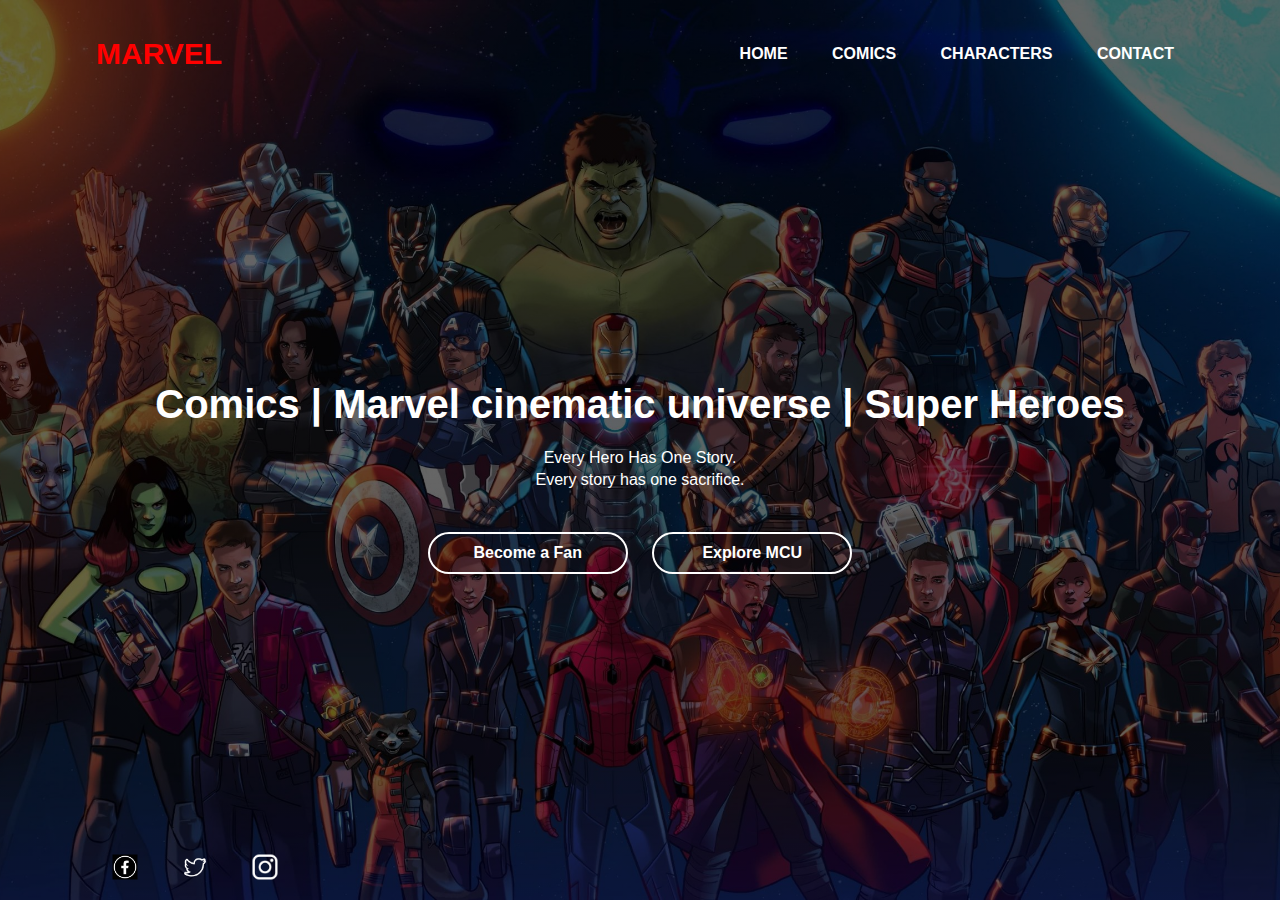
<file: Marvel-blog-website/index.html>
<!DOCTYPE html>
<html lang="en">
<head>
    <meta charset="UTF-8">
    <meta http-equiv="X-UA-Compatible" content="IE=edge">
    <meta name="viewport" content="width=device-width, initial-scale=1.0">
    <title>MARVEL</title>
    <link rel="stylesheet" href="style.css">
    <link rel="shortcut icon" href="marvelfavicon.webp">
</head>

<body>
    <div class="showcase">
        <div class="navbar">
            <a href="#" class="logo">MARVEL</a>
            <ul>
                <li><a href="home.html">Home</a></li>
                <li><a href="https://www.marvel.com/comics">Comics</a></li>
                <li><a href="charectors.html">Characters</a></li> 
                <li><a href="contact.html">Contact</a></li>
            </ul>
        </div>
        <div class="showcase-content">
            <h1>Comics | Marvel cinematic universe | Super Heroes</h1>
            <p> Every Hero Has One Story.<br>Every story has one sacrifice.</p>
            <div>
                <a href="https://www.marvel.com/comics" class="btn" target="_blank">Become a Fan</a>
                <a href="https://www.marvel.com/movies" class="btn" target="_blank">Explore MCU</a>
            </div>
        </div>
<footer>
    <div class="social">
        <ul>
            <li><a href="https://www.facebook.com/Marvel/" target="_blank"><img src="facebook2.jpg"></a></li>
            <li><a href="https://twitter.com/marvelstudios" target="_blank"><img src="twitter.png"></a></li>
            <li><a href= "https://www.instagram.com/marvel/?hl=en" target="_blank"><img src="instagram2.png"></a></li>
        </ul>
    </div>
</footer>
        
    </div>
</body>
</html>
</file>
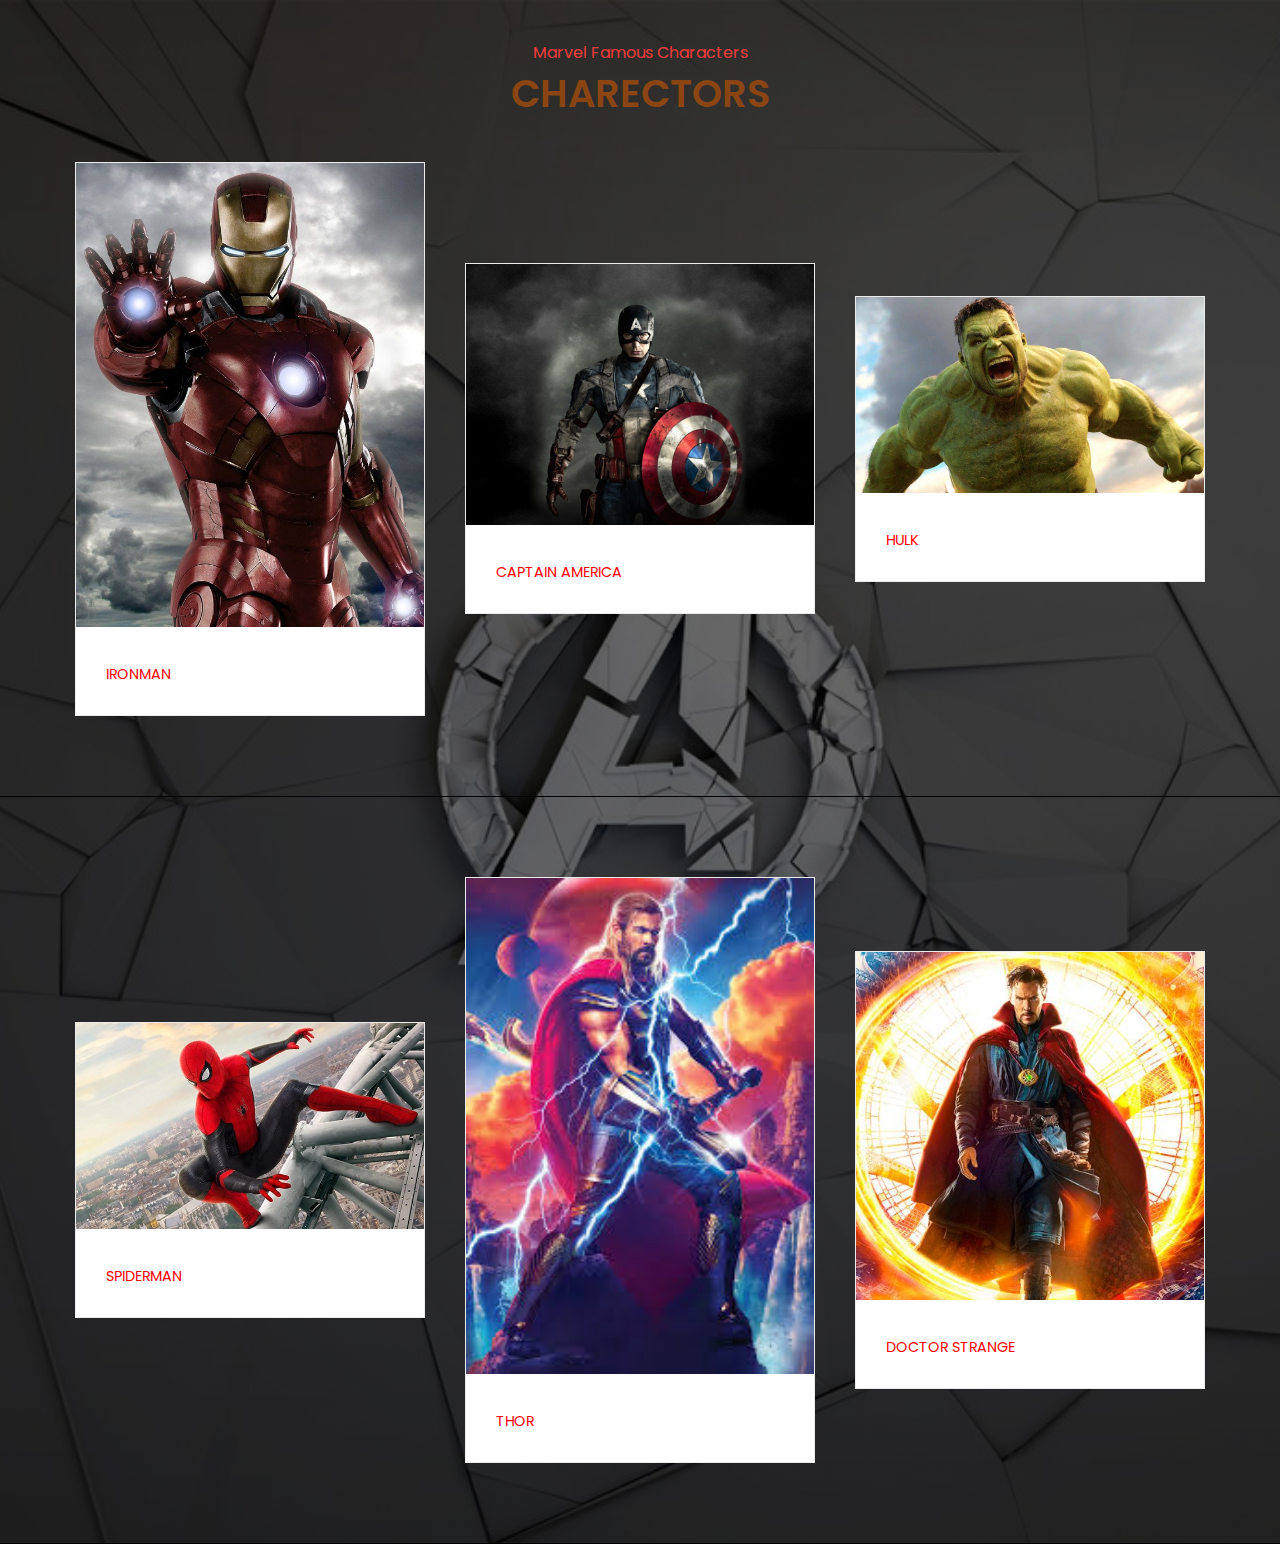
<file: Marvel-blog-website/charectors.html>
<!DOCTYPE html>
<html lang="en">
<head>
    <meta charset="UTF-8">
    <meta http-equiv="X-UA-Compatible" content="IE=edge">
    <meta name="viewport" content="width=device-width, initial-scale=1.0">
    <title>Home</title>
    <link rel="stylesheet" href="stylecharectors.css">
    <link rel="preconnect" href="https://fonts.googleapis.com">
<link rel="preconnect" href="https://fonts.gstatic.com" crossorigin>
<link href="https://fonts.googleapis.com/css2?family=Poppins:ital,wght@0,100;0,200;0,300;0,400;0,500;0,600;0,700;0,800;1,100;1,200;1,300;1,400;1,500;1,600;1,700;1,800;1,900&display=swap" rel="stylesheet">
</head>
<body>
    <section id="blog">
        <div class="blogheading">
            <span>Marvel Famous Characters</span>
            <h3>CHARECTORS</h3>
        </div>
        <div class="blog-container">
            <div class="blog-box">
                <div class="blog-image">
                    <img src="ironman1.jpg" alt="try again">
                </div>
                <div class="blog-text">
                    <span>IRONMAN</span>
                    <a href="#" class="blog-title"></a>
                    <p></p>
                    <a href="#"></a>
                </div>
            </div>

            <div class="blog-box">
                <div class="blog-image">
                    <img src="captainamerica2.jpg" alt="try again">
                </div>
                <div class="blog-text">
                    <span>CAPTAIN AMERICA</span>
                    <a href="#" class="blog-title"></a>
                    <p></p>
                    <a href="#"></a>
                </div>
            </div>

            <div class="blog-box">
                <div class="blog-image">
                    <img src="hulk3.jpg" alt="try again">
                </div>
                <div class="blog-text">
                    <span>HULK</span>
                    <a href="#" class="blog-title"></a>
                    <p></p>
                    <a href="#"></a>
                </div>
            </div>
        </div>
    </section>
    <section id="blog">
        
        </div>
        <div class="blog-container">
            <div class="blog-box">
                <div class="blog-image">
                    <img src="spiderman4.webp" alt="try again">
                </div>
                <div class="blog-text">
                    <span>SPIDERMAN</span>
                    <a href="#" class="blog-title"></a>
                    <p></p>
                    <a href="#"></a>
                </div>
            </div>

            <div class="blog-box">
                <div class="blog-image">
                    <img src="thor5.jpg" alt="try again">
                </div>
                <div class="blog-text">
                    <span>THOR</span>
                    <a href="#" class="blog-title"></a>
                    <p></p>
                    <a href="#"></a>
                </div>
            </div>

            <div class="blog-box">
                <div class="blog-image">
                    <img src="drstrange6.jpg" alt="try again">
                </div>
                <div class="blog-text">
                    <span>DOCTOR STRANGE</span>
                    <a href="#" class="blog-title"></a>
                    <p></p>
                    <a href="#"></a>
                </div>
            </div>
        
    </section>

    
</body>
</html>
</file>
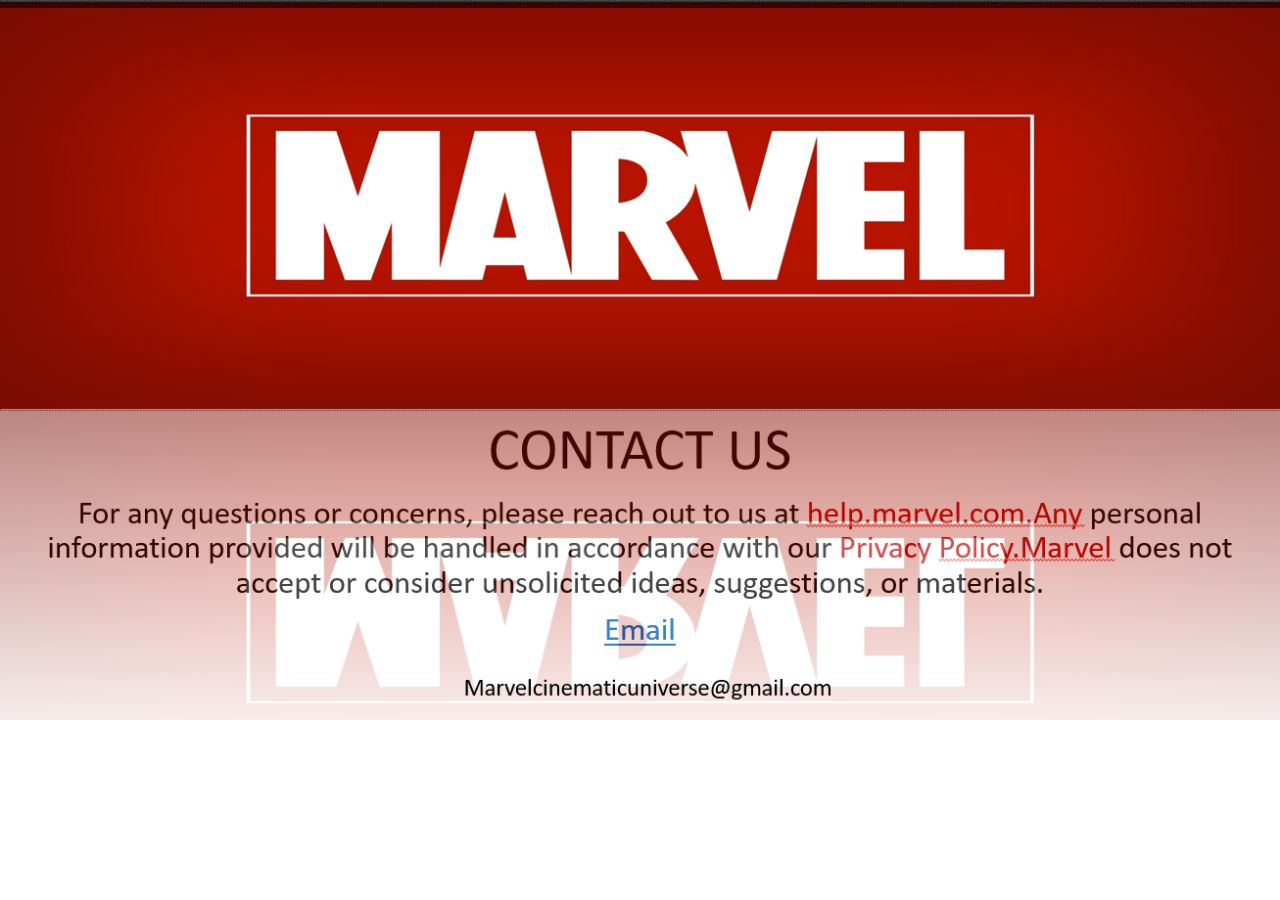
<file: Marvel-blog-website/contact.html>
<!DOCTYPE html>
<html lang="en">
<head>
    <meta charset="UTF-8">
    <meta http-equiv="X-UA-Compatible" content="IE=edge">
    <meta name="viewport" content="width=device-width, initial-scale=1.0">
    <title>Contact</title>
    <link rel="stylesheet" href="contact.css">
</head>
<body>
    
    
</body>
</html>
</file>
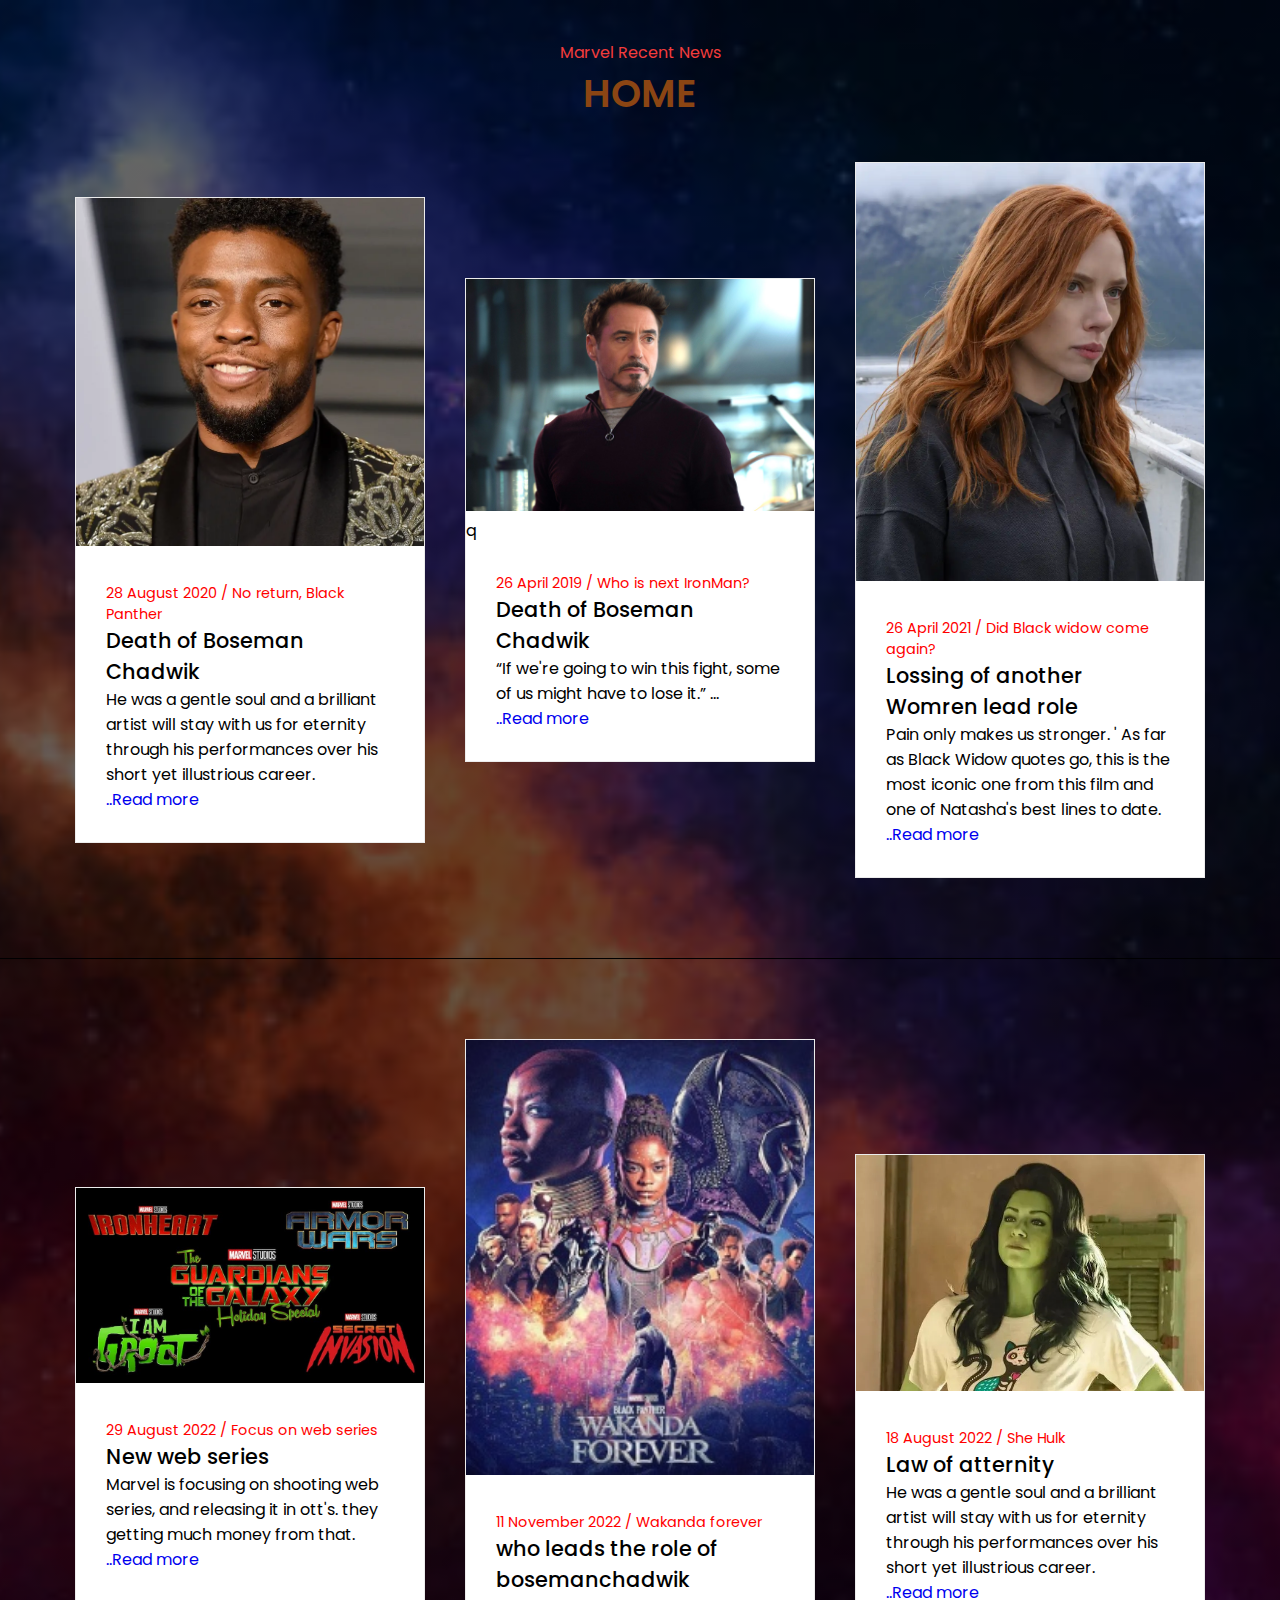
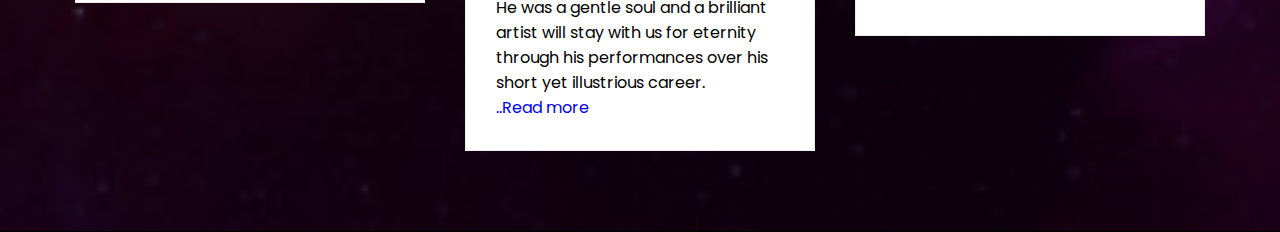
<file: Marvel-blog-website/home.html>
<!DOCTYPE html>
<html lang="en">
<head>
    <meta charset="UTF-8">
    <meta http-equiv="X-UA-Compatible" content="IE=edge">
    <meta name="viewport" content="width=device-width, initial-scale=1.0">
    <title>Home</title>
    <link rel="stylesheet" href="stylehome.css">
    <link rel="preconnect" href="https://fonts.googleapis.com">
<link rel="preconnect" href="https://fonts.gstatic.com" crossorigin>
<link href="https://fonts.googleapis.com/css2?family=Poppins:ital,wght@0,100;0,200;0,300;0,400;0,500;0,600;0,700;0,800;1,100;1,200;1,300;1,400;1,500;1,600;1,700;1,800;1,900&display=swap" rel="stylesheet">
</head>
<body>
    <section id="blog">
        <div class="blogheading">
            <span>Marvel Recent News</span>
            <h3>HOME</h3>
        </div>
        <div class="blog-container">
            <div class="blog-box">
                <div class="blog-image">
                    <img src="bosemanchadwik.webp" alt="try again">
                </div>
                <div class="blog-text">
                    <span>28 August 2020 /  No return, Black Panther</span>
                    <a href="#" class="blog-title">Death of Boseman Chadwik</a>
                    <p>He was a gentle soul and a brilliant artist  will stay with us for eternity through his performances over his short yet illustrious career.</p>
                    <a href="#">..Read more</a>
                </div>
            </div>

            <div class="blog-box">
                <div class="blog-image">
                    <img src="RDJ.jpg" alt="try again">q
                </div>
                <div class="blog-text">
                    <span>26 April 2019 / Who is next IronMan?</span>
                    <a href="#" class="blog-title">Death of Boseman Chadwik</a>
                    <p>“If we're going to win this fight, some of us might have to lose it.” ...</p>
                    <a href="#">..Read more</a>
                </div>
            </div>

            <div class="blog-box">
                <div class="blog-image">
                    <img src="blackwidow.webp" alt="try again">
                </div>
                <div class="blog-text">
                    <span>26 April 2021 / Did Black widow come again?</span>
                    <a href="#" class="blog-title">Lossing of another Womren lead role</a>
                    <p>Pain only makes us stronger. ' As far as Black Widow quotes go, this is the most iconic one from this film and one of Natasha's best lines to date. </p>
                    <a href="#">..Read more</a>
                </div>
            </div>
        </div>
    </section>
    <section id="blog">
        
        </div>
        <div class="blog-container">
            <div class="blog-box">
                <div class="blog-image">
                    <img src="webseries.jpg" alt="try again">
                </div>
                <div class="blog-text">
                    <span>29 August 2022 / Focus on web series</span>
                    <a href="#" class="blog-title">New web series</a>
                    <p>Marvel is focusing on shooting web series, and releasing it in ott's. they getting much money from that.</p>
                    <a href="#">..Read more</a>
                </div>
            </div>

            <div class="blog-box">
                <div class="blog-image">
                    <img src="wakandaforever.jpg" alt="try again">
                </div>
                <div class="blog-text">
                    <span>11 November 2022 / Wakanda forever</span>
                    <a href="#" class="blog-title">who leads the role of bosemanchadwik</a>
                    <p>He was a gentle soul and a brilliant artist  will stay with us for eternity through his performances over his short yet illustrious career.</p>
                    <a href="#">..Read more</a>
                </div>
            </div>

            <div class="blog-box">
                <div class="blog-image">
                    <img src="shehulk.webp" alt="try again">
                </div>
                <div class="blog-text">
                    <span>18 August 2022 / She Hulk</span>
                    <a href="#" class="blog-title">Law of atternity</a>
                    <p>He was a gentle soul and a brilliant artist  will stay with us for eternity through his performances over his short yet illustrious career.</p>
                    <a href="#">..Read more</a>
                </div>
            </div>
        
    </section>

    
</body>
</html>
</file>
<file: Marvel-blog-website/style.css>
*{
    margin: 0;
    padding: 0;
    box-sizing: border-box;
    font-family: 'Segoe UI', Tahoma, Geneva, Verdana, sans-serif;
}
.showcase{
    width: 100%;
    height: 100vh;
    background-image: linear-gradient(rgba(0,0,0,0.6),rgba(0,0,0,0.6)), url('background.jpg');
    background-repeat: no-repeat;
    background-size: cover;
    background-position: center;
}
.navbar{
    width: 85%;
    margin: auto;
    display: flex;
    padding: 35px 0;
    align-items: center;
    justify-content: space-between;
}
.navbar .logo{
    font-size: 30px;
    font-weight: bold;
    align-items: center;
    text-align: center;
    text-decoration: none;
    color: red;
    text-transform: uppercase;
    cursor: pointer;
}
.navbar ul li{
    font-size: 16px;
    padding: 10px;
    display: flex;
    list-style: none;
    display: inline-block;
    margin-left: 20px;
    position: relative;
}
.navbar ul li a{
    text-decoration: none;
    font-weight: bold;
    color: #fff;
    text-transform: uppercase;
}
.navbar ul li::after{
    content: '';
    height: 3px;
    width: 0;
    background: red;
    position: absolute;
    left: 0;
    bottom: -2px;
    transition: 0.5s;
}
.navbar ul li:hover::after{
    width: 100%;
}
.showcase-content{
    width: 100%;
    display: flex;
    flex-direction: column;
    position: absolute;
    top: 50%;
    transform: translateY(-50%);
    align-items: center;
    text-align: center;
    color: #fff;
}
.showcase-content h1{
    font-size: 40px;
    margin-top: 80px;
}
.showcase-content p{
    margin: 20px auto;
    font-weight: 500;
    line-height: 1.4;
}
.btn{
    display: inline-block;
    padding: 10px 0;
    margin: 20px 10px;
    border: 2px solid #fff;
    color: #fff;
    font-weight: bold;
    width: 200px;
    border-radius: 25px;
    text-decoration: none;
    text-align: center;
    background: transparent;
    overflow: hidden;
    cursor: pointer;
    transition: 0.5s;
}
.btn:hover{
    background: #f4f4f4;
    color: #333;
}
.showcase .social ul{
    margin-left: 100px;
    position: absolute;
    bottom: 5px;
    display: flex;
    justify-content: center;
    align-items: center;
}
.showcase .social ul li{
    list-style: none;
}
.showcase .social ul li img{
    width: 50px;
}
.blog-container{
    display: flex;
    justify-content: center;
    align-items: center;
    margin: 20px 0px;
    flex-wrap: wrap;
}
.showcase .social a {
    display: inline-block;
    filter: invert(1);
    margin-right: 20px;
    transform: scale(0.5);
    transition: 0.5s;   
}
.showcase .social a:hover{
    transform: scale(0.5) translateY(-15px);
}

@media (max-width: 992px){
    .navbar .logo{
        font-size: 14px;
    }
    .navbar{
        width: 90%;
        margin: auto;
        padding: 20px 0;
    }
    .navbar ul li{
        font-size: 14px;
        margin-left: -5px;
    }
    .showcase-content h1{
        font-size: 30px;
        margin-top: 40px; 
    }
    .showcase-content p{
        font-size: 40px;
    }
    .btn{
        width: 150px;
        font-size: 12px;
    }
    .showcase .social ul li img{
        width: 35px;
        
    }
}

@media (max-width: 414px){
    .navbar .logo{
        font-size: 10px;
    }
    .navbar{
        width: 98%;
        margin: auto;
        padding: 12px 0;
    }
    .navbar ul li{
        font-size: 10px;
        margin-left: -5px;
    }
    .showcase-content h1{
        font-size: 20px;
    }
    .showcase-content p{
        font-size: 10px;
    }
    .showcase .social ul li img{
        width: 25px;   
    }
}

@media (max-width: 414px){
    .navbar .logo{
        font-size: 9px;
    }
    .navbar ul li{
        font-size: 8px;
        margin-left: -7px;
    }
    .showcase-content h1{
        font-size: 18px;
    }
    .showcase-content p{
        font-size: 9px;
    }
    .btn{
        width: 100px;
        font-size: 9px;
    }
    .showcase .social ul li img{
        display: none; 
    }
}
</file>
<file: Marvel-blog-website/stylecharectors.css>
*{
    margin: 0px;
    padding: 0px;
    font-family: poppins;
    box-sizing: border-box;
}
a{
    text-decoration: none;
}
ul{
    list-style: none;
}
body{
    margin: 0px;
    padding: 0px;
    font-family: poppins;
    background-image: linear-gradient(rgba(0,0,0,0.6),rgba(0,0,0,0.6)), url(charectorsbackground.jpg);
    background-repeat: no-repeat;
    background-size: cover;
    background-position: center;
}
#blog{
    display: flex;
    justify-content: center;
    align-items: center;
    flex-direction: column;
    padding: 40px;
    border-bottom: 1px solid rgba(0,0,0.5);
}
.blogheading{
    display: flex;
    justify-content: center;
    align-items: center;
    flex-direction: column;
}
.blogheading span{
    color: #f33c3c;
}
.blogheading h3{
    font-size: 2.4rem;
    color: saddlebrown;
    font-weight: 600;
}
.blog-container{
    display: flex;
    justify-content: center;
    align-items: center;
    margin: 20px 0px;
    flex-wrap: wrap;
}
.blog-box{
    width: 350px;
    background-color: #ffffff;
    border: 1px solid #ececec;
    margin: 20px;
}
.blog-image{
    width: 100%;
    height: auto;
}
.blog-image img{
    width: 100%;
    height: 100%;
    object-fit: cover;
    object-position: center;
}
.blog-text{
    padding: 30px;
    display: flex;
    flex-direction: column;
}
.blog-text span{
    color: red;
    font-size: 0.9rem;
}
.blog-text .blog-title{
    font-size: 1.3rem;
    font-weight: 500;
    color: black;
}
.blog-text .blog-title:hover{
    color: gold;
    transition: all ease 0.3;
}
.blog-textp{
    color: #9b9b9b;
    font-size: 0.9rem;
    display: -webkit-box;
    -webkit-line-clamp: vertical;
    overflow: hidden;
    text-overflow: ellipsis;
    margin: 20px 0px;
}
.blog-text a:hover{
    color: black;
}
.blog-text a:hover{
    color: #f33c3c;
    transition: all ease 0.3s;
}
</file>
<file: Marvel-blog-website/contact.css>
body{
    background-image: linear-gradient(rgba(0,0,0,0.6),rgba(0,0,0,0.6)), url('contactpage.jpg');
    background-repeat: no-repeat;
    background-size: cover;
}
</file>
<file: Marvel-blog-website/stylehome.css>
*{
    margin: 0px;
    padding: 0px;
    font-family: poppins;
    box-sizing: border-box;
}
a{
    text-decoration: none;
}
ul{
    list-style: none;
}
body{
    margin: 0px;
    padding: 0px;
    font-family: poppins;
    background-image: linear-gradient(rgba(0,0,0,0.6),rgba(0,0,0,0.6)), url('homebackground.jpg');
    background-repeat: no-repeat;
    background-size: cover;
    background-position: center;
}
#blog{
    display: flex;
    justify-content: center;
    align-items: center;
    flex-direction: column;
    padding: 40px;
    border-bottom: 1px solid rgba(0,0,0.5);
}
.blogheading{
    display: flex;
    justify-content: center;
    align-items: center;
    flex-direction: column;
}
.blogheading span{
    color: #f33c3c;
}
.blogheading h3{
    font-size: 2.4rem;
    color: saddlebrown;
    font-weight: 600;
}
.blog-container{
    display: flex;
    justify-content: center;
    align-items: center;
    margin: 20px 0px;
    flex-wrap: wrap;
}
.blog-box{
    width: 350px;
    background-color: #ffffff;
    border: 1px solid #ececec;
    margin: 20px;
}
.blog-image{
    width: 100%;
    height: auto;
}
.blog-image img{
    width: 100%;
    height: 100%;
    object-fit: cover;
    object-position: center;
}
.blog-text{
    padding: 30px;
    display: flex;
    flex-direction: column;
}
.blog-text span{
    color: red;
    font-size: 0.9rem;
}
.blog-text .blog-title{
    font-size: 1.3rem;
    font-weight: 500;
    color: black;
}
.blog-text .blog-title:hover{
    color: gold;
    transition: all ease 0.3;
}
.blog-textp{
    color: #9b9b9b;
    font-size: 0.9rem;
    display: -webkit-box;
    -webkit-line-clamp: vertical;
    overflow: hidden;
    text-overflow: ellipsis;
    margin: 20px 0px;
}
.blog-text a:hover{
    color: black;
}
.blog-text a:hover{
    color: #f33c3c;
    transition: all ease 0.3s;
}
</file>
